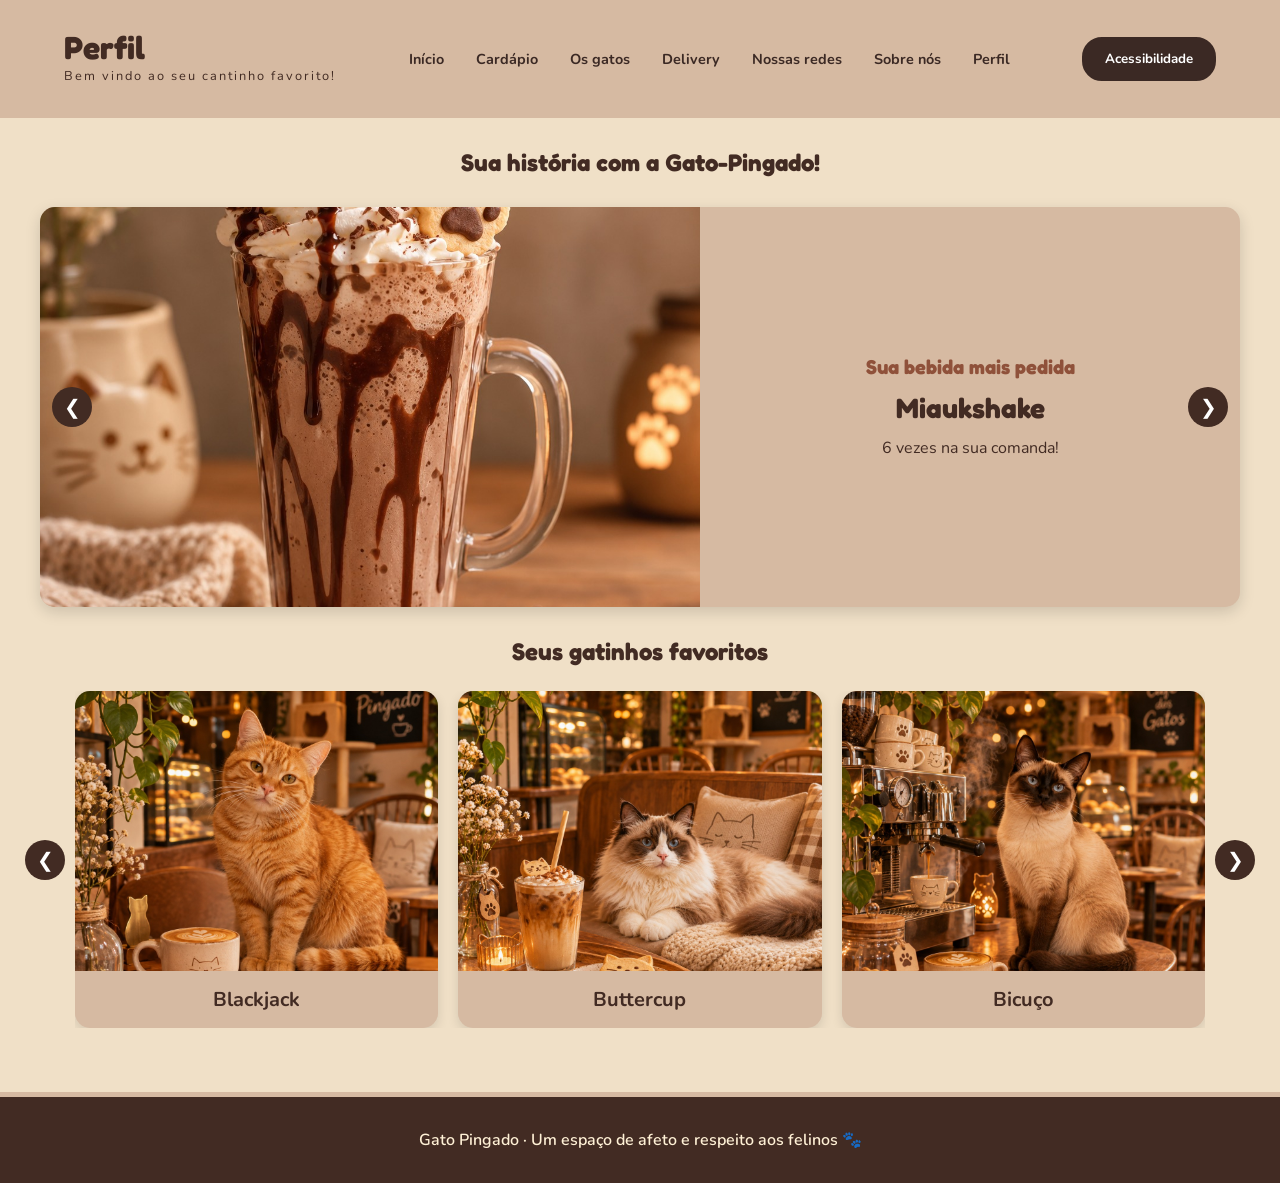
<file: perfil.html>
<!DOCTYPE html>
<html lang="pt-BR">
<head>
    <meta charset="UTF-8">
    <meta name="viewport" content="width=device-width, initial-scale=1.0">
    <title>Gato Pingado</title>
    <link rel="stylesheet" href="perfil.css">
    <link rel="stylesheet" href="acessibilidade.css">
</head>


<body id="pagina">
    <script src="acessibilidade.js" defer></script>

<header>
    <div class="logo">
        <h1>Perfil</h1>
        <span>Bem vindo ao seu cantinho favorito!</span>
    </div>

    <nav>
        
        <a href="index.html">Início</a>
        <a href="cardapio.html">Cardápio</a>
        <a href="gatos.html">Os gatos</a>
        <a href="delivery.html">Delivery</a>
        <a href="redes-sociais.html">Nossas redes</a>
        <a href="sobre-nos.html">Sobre nós</a>
        <a href="perfil.html">Perfil</a>
        
    </nav>

    <div class="acessibilidade-botao">

    <button
        type="button"
        id="abrir-acessibilidade"
        class="botao-acessibilidade"
        aria-expanded="false"
        aria-controls="painel-acessibilidade">

        Acessibilidade

    </button>

    <div class="painel-acessibilidade" id="painel-acessibilidade" hidden>

        <button type="button" id="diminuir-fonte">
            A-
        </button>

        <button type="button" id="aumentar-fonte">
            A+
        </button>

        <button type="button" id="alto-contraste" aria-pressed="false">
            Alto contraste
        </button>

    </div>

    
</header>

<main id="conteudo-principal">

    <h2 class="titulo-secao">Sua história com a Gato-Pingado!</h2>

    <section class="carrossel">

        <!-- BEBIDA MAIS PEDIDA -->
        <div class="slide ativo">
            <img src="imagens/Nova pasta/milkshake.jpg" alt="Miaukshake">

            <div class="info-slide">
                <h2>Sua bebida mais pedida</h2>
                <h3>Miaukshake</h3>
                <p>6 vezes na sua comanda!</p>
            </div>
        </div>

        <!-- ÚLTIMO PEDIDO -->
        <div class="slide">
            <img src="imagens/Nova pasta/macarrons.jpg" alt="Último pedido">

            <div class="info-slide">
                <h2>Seu último pedido</h2>
                <h3>Miaucaroons</h3>
                <p>Uma escolha deliciosa!</p>
            </div>
        </div>

        <!-- GATINHO FAVORITO -->
        <div class="slide">
            <img src="imagens/Nova pasta/gato.jpg" alt="Gatinho favorito">

            <div class="info-slide">
                <h2>Seu gatinho favorito</h2>
                <h3>Blackjack</h3>
                <p>Seu amigo especial no Gato Pingado!</p>
            </div>
        </div>

        <!-- Combo favorito -->
        <div class="slide">
            <img src="imagens/Nova pasta/combo.jpg" alt="Combo favorito">

            <div class="info-slide">
                <h2>Seu combo favorito</h2>
                <h3>Combo Gato-Pingado</h3>
                <p>Seu prato conforto no Gato Pingado!</p>
            </div>
        </div>


            <!-- SETA ESQUERDA -->
        <button type="button"
            class="anterior"
            aria-label="Imagem anterior">
            &#10094;
        </button>

            <!-- SETA DIREITA -->
        <button type="button"
            class="proximo"
            aria-label="Próxima imagem">
            &#10095;
        </button>

    </section>

   
<!-- CARROSSEL DOS GATINHOS FAVORITOS -->
<section class="seus-gatos">

    <h2 class="titulo-secao">
        Seus gatinhos favoritos
    </h2>

    <div class="carrossel-gatos">

        <!-- SETA ESQUERDA -->
        <button class="gato-anterior"
                type="button"
                aria-label="Gato anterior">
            &#10094;
        </button>

        <!-- ÁREA DOS GATOS -->
        <div class="gatos-favoritos">

            <div class="gato">
                <img src="imagens/Nova pasta/gato.jpg"
                     alt="Milkshake">
                <p>Blackjack</p>
            </div>

            <div class="gato">
                <img src="imagens/Nova pasta/gato2.jpg"
                     alt="Cookie">
                <p>Buttercup</p>
            </div>

            <div class="gato">
                <img src="imagens/Nova pasta/gato3.jpg"
                     alt="Choco">
                <p>Bicuço</p>
            </div>

                    <div class="gato">
                <img src="imagens/Nova pasta/gato4.jpg"
                     alt="Choco">
                <p>Nestha</p>
            </div>

                    <div class="gato">
                <img src="imagens/Nova pasta/gato5.jpg"
                     alt="Choco">
                <p>Aelin</p>
            </div>

                    <div class="gato">
                <img src="imagens/Nova pasta/gato6.jpg"
                     alt="Choco">
                <p>San</p>
            </div>

        </div>

        <!-- SETA DIREITA -->
        <button class="gato-proximo"
                type="button"
                aria-label="Próximo gato">
            &#10095;
        </button>

    </div>

</section>

</main>


<script src="carrossel.js" defer></script>



<!-- RODAPÉ -->
<footer class="site-footer">
    <p>Gato Pingado · Um espaço de afeto e respeito aos felinos 🐾</p>
</footer>
</body>
</html>
</file>
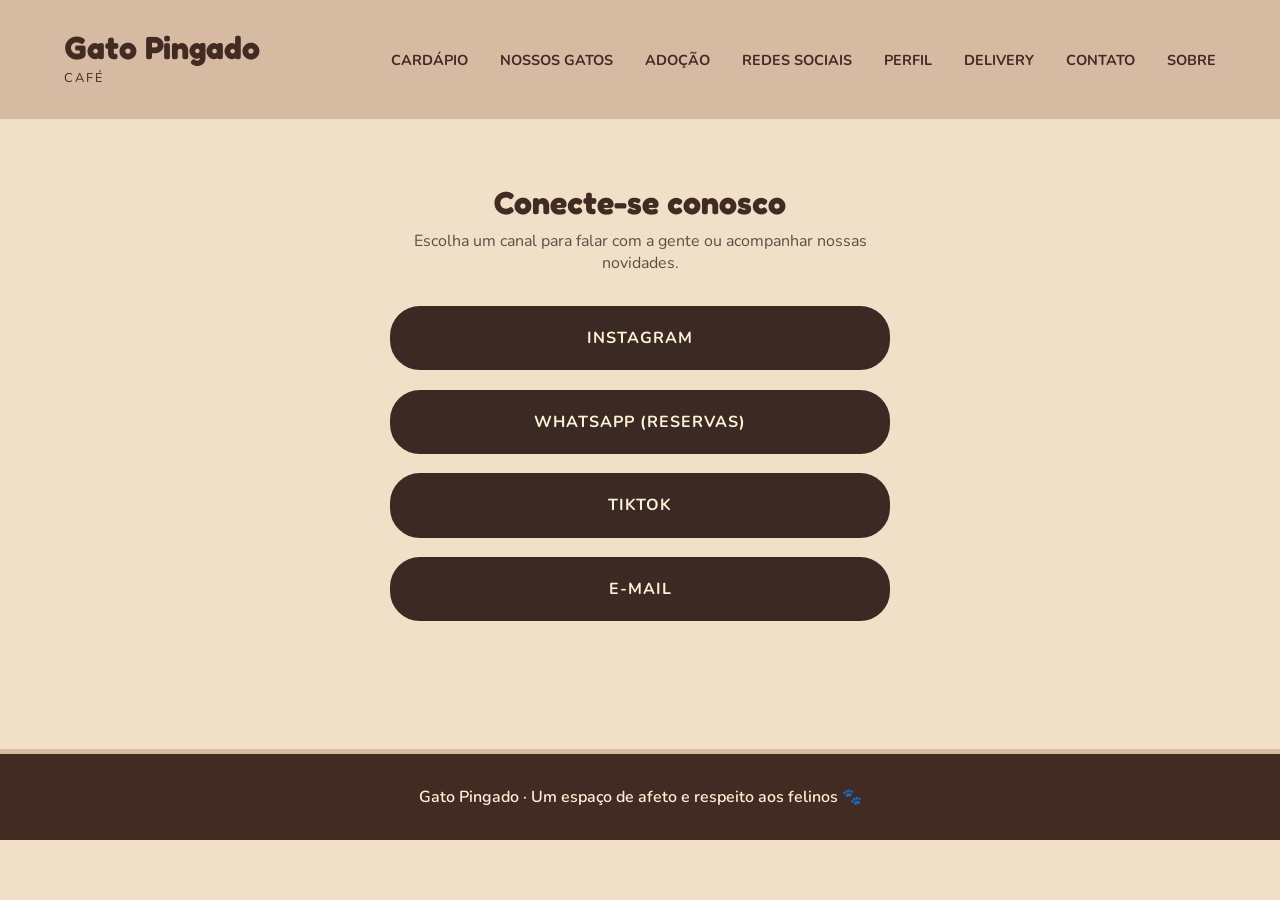
<file: redes-sociais.html>
<!DOCTYPE html>
<html lang="pt-BR">
<head>
    <meta charset="UTF-8">
    <meta name="viewport" content="width=device-width, initial-scale=1.0">
    <title>Redes Sociais | Gato Pingado</title>
    <link rel="stylesheet" href="redes-sociais.css">
    <link rel="stylesheet" href="style.css">
</head>
<body>
    <header>
        <div class="logo">
            <h1>Gato Pingado</h1>
            <span>CAFÉ</span>
        </div>
        <nav>
              <a href="cardapio.html">CARDÁPIO</a>
            <a href="gatos.html">NOSSOS GATOS </a>
            <a href="adoção.html">ADOÇÃO</a>
            <a href="redes-sociais.html">REDES SOCIAIS</a>
            <A HREF="perfil.html">PERFIL</A>
            <a href="delivery.html">DELIVERY</a>
            <a href="contato.html">CONTATO</a>
            <a href="sobre-nos.html">SOBRE</a>
        </nav>
    
    </header>
        </section>
    <main class="social-main">
        <section class="social-container">
            <div class="social-profile">
                <h2>Conecte-se conosco</h2>
                <p>Escolha um canal para falar com a gente ou acompanhar nossas novidades.</p>
            </div>

            <div class="social-links">
                <a href="https://instagram.com/gatopingado11" target="_blank" class="btn-social">INSTAGRAM</a>
                <a href="https://wa.me/seunumeroaqui" target="_blank" class="btn-social">WHATSAPP (RESERVAS)</a>
                <a href="https://tiktok.com/@gatopingado" target="_blank" class="btn-social">TIKTOK</a>
                <a href="mailto:contato@gatopingado.com" class="btn-social">E-MAIL</a>
            </div>
        </section>
    </main>
    
</body>
</html>
<footer class="site-footer">
    <p>Gato Pingado · Um espaço de afeto e respeito aos felinos 🐾</p>
</footer>
</body>
</html>
</file>
<file: perfil.css>
@import url('https://fonts.googleapis.com/css2?family=Fredoka:wght@400;600;700&family=Nunito:wght@400;600;700&display=swap');


/* Estilos gerais */
:root {
    --cor-caramel: #A87756;
    --cor-warmBeige: #D6BAA2;
    --cor-cream: #F0E0C7;
    --cor-espresso: #422B23;
    --cor-rust: #8F513A;
}


body {
    margin: 0;
    background: var(--cor-cream);
    color: var(--cor-espresso);
    font-family: 'Nunito', sans-serif;
}

h1, h2, h3, h4 {
    font-family: 'Fredoka', sans-serif;;
}

/* Cabeçalho */
header {

    display: flex;
    justify-content: space-between;
    align-items: center;
    padding: 2rem 5%;
    background-color: var(--cor-warmBeige);
}


.logo h1 {
    margin: 0;
    padding: 0;
    font-size: 2rem;
    line-height: 1;
}


.logo span {
    font-size: 0.8rem;
    letter-spacing: 2px;
}


nav {
    display: flex;
    gap: 2rem;
}


nav a {
    text-decoration: none;
    color: #3B2924;
    font-weight: 700;
    font-size: 0.9rem;
    transition: color 0.3s ease;
}


/* Efeito ao passar o mouse nos links do menu */
nav a:hover {
    color: var(--cor-rust);
}
/* ==========================================
   CONTEÚDO PRINCIPAL
========================================== */

#conteudo-principal {
    width: min(100% - 32px, 900px);
    margin: 30px auto;
}

/* =========================================
   RODAPÉ
========================================= */

.site-footer {
    background-color: var(--cor-espresso);
    color: #FFF1D6;
    text-align: center;
    padding: 2rem 5%;
    margin-top: 4rem;
    border-top: 5px solid var(--cor-warmBeige);
}

.site-footer p {
    margin: 0;
    font-weight: 600;
}



/* ==========================================
   RESPONSIVIDADE
========================================== */

@media (max-width: 600px) {
    #foto-perfil {
        top: 12px;
        right: 12px;

        width: 45px;
        height: 45px;
    }

 
@media (max-width: 600px) {
    .site-footer {
        padding: 2rem 1rem;
        font-size: 0.9rem;
    }
}
}




/* EVITA PROBLEMAS COM LARGURAS */
* {
    box-sizing: border-box;
}

/* CONTEÚDO PRINCIPAL */
#conteudo-principal {
    width: 100%;
    max-width: 1400px;
    margin: 30px auto;
    padding: 0 20px;
    box-sizing: border-box;
}

/* TÍTULO */
.titulo-secao {
    text-align: center;
    color: var(--cor-espresso);
    margin-bottom: 25px;
}

/* CARROSSEL */
.carrossel {
    position: relative;
    width: 100%;
    max-width: 1200px; /* Antes: 900px */

    margin: 30px auto;
    overflow: hidden;
    border-radius: 15px;

    background: var(--cor-warmBeige);
    box-shadow: 0 5px 15px rgba(0,0,0,0.15);
}

/* SLIDES */
.carrossel .slide {
    display: none;
    width: 100%;
}

.carrossel .slide.ativo {
    display: flex;
    flex-direction: row;
    align-items: stretch;
}

/* IMAGEM - 55% */
.carrossel .slide img {
    width: 55%;
    height: 400px;
    min-width: 0;
    object-fit: cover;
    flex-shrink: 0;
}

/* INFORMAÇÕES - 45% */
.carrossel .info-slide {
    width: 45%;
    min-width: 0;
    padding: 35px 65px;

    display: flex;
    flex-direction: column;
    justify-content: center;
    align-items: center;

    text-align: center;
}

.info-slide h2 {
    color: var(--cor-rust);
    font-size: 20px;
    margin: 0 0 12px;
}

.info-slide h3 {
    font-size: 28px;
    margin: 0 0 12px;
}

.info-slide p {
    font-size: 16px;
    margin: 0;
}

/* SETAS */
.carrossel .anterior,
.carrossel .proximo {
    position: absolute;
    top: 50%;
    transform: translateY(-50%);
    z-index: 5;

    width: 40px;
    height: 40px;

    background: var(--cor-espresso);
    color: white;
    border: none;
    border-radius: 50%;

    font-size: 20px;
    cursor: pointer;
}

.carrossel .anterior {
    left: 12px;
}

.carrossel .proximo {
    right: 12px;
}

/* RESPONSIVIDADE */
@media (max-width: 600px) {

    #conteudo-principal {
        padding: 0 12px;
    }

    .carrossel .slide.ativo {
        flex-direction: column;
    }

    .carrossel .slide img {
        width: 100%;
        height: 230px;
    }

    .carrossel .info-slide {
        width: 100%;
        min-height: 160px;
        padding: 25px 45px;
    }

    .carrossel .anterior,
    .carrossel .proximo {
        top: 115px;
        width: 35px;
        height: 35px;
    }
}

seus-gatos {
    width: 100%;
    max-width: 1100px;
    margin: 40px auto;
}

/* ÁREA DO CARROSSEL */
.carrossel-gatos {
    position: relative;
    width: 100%;
    padding: 0 55px;
}

/* CONTAINER DOS GATOS */
.gatos-favoritos {
    display: flex;
    gap: 20px;

    overflow-x: auto;
    scroll-behavior: smooth;
    scroll-snap-type: x mandatory;

    scrollbar-width: none;
}

/* ESCONDE BARRA DE ROLAGEM */
.gatos-favoritos::-webkit-scrollbar {
    display: none;
}

/* CARTÕES DOS GATOS */
.gato {
    flex: 0 0 calc((100% - 40px) / 3);
    min-width: 0;

    background: var(--cor-warmBeige);
    border-radius: 15px;
    overflow: hidden;

    text-align: center;
    scroll-snap-align: start;

    box-shadow: 0 4px 12px rgba(0,0,0,0.12);
}


/* IMAGENS DOS GATINHOS */
.gato img {
    display: block;
    width: 100%;
    height: 280px;

    object-fit: cover;

    /* Mostra uma parte mais alta da fotografia */
    object-position: center 25%;
}

/* NOME */
.gato p {
    margin: 0;
    padding: 15px;

    font-size: 20px;
    font-weight: bold;
    color: var(--cor-espresso);
}

/* SETAS */
.gato-anterior,
.gato-proximo {
    position: absolute;
    top: 50%;
    transform: translateY(-50%);
    z-index: 5;

    width: 40px;
    height: 40px;

    background: var(--cor-espresso);
    color: white;

    border: none;
    border-radius: 50%;

    font-size: 20px;
    cursor: pointer;
}

.gato-anterior {
    left: 5px;
}

.gato-proximo {
    right: 5px;
}

.gato-anterior:hover,
.gato-proximo:hover {
    background: var(--cor-rust);
}

/* TABLETS */
@media (max-width: 850px) {
    .gato {
        flex-basis: calc((100% - 20px) / 2);
    }
}

/* CELULARES */
@media (max-width: 600px) {
    .carrossel-gatos {
        padding: 0 42px;
    }

    .gato {
        flex-basis: 100%;
    }

    .gato img {
        height: 220px;
    }

    .gato-anterior,
    .gato-proximo {
        width: 32px;
        height: 32px;
    }

        header {
        flex-direction: column;
        padding: 1.5rem 5%;
        text-align: center;
    }

    .logo {
        margin-bottom: 1.5rem;
    }

    nav {
        flex-direction: column;
        gap: 1rem;
        margin-bottom: 1.5rem;
        width: 100%;
    }

    nav a {
        font-size: 1.1rem;
        padding: 0.5rem 0;
        border-bottom: 1px solid rgba(59, 41, 36, 0.1);
    }

    nav a:last-child {
        border-bottom: none;
    }

    .botao-acessibilidade {
        width: 100%;
        padding: 0.8rem;
    }
}
</file>
<file: acessibilidade.css>
/* =====================================
   MENU DE ACESSIBILIDADE
===================================== */

.acessibilidade-botao {
    position: relative;
    display: flex;
    align-items: center;
}

/* BOTÃO PRINCIPAL */

.botao-acessibilidade {
    background-color: #3B2924;
    color: #FFFFFF;
    border: 2px solid #3B2924;
    border-radius: 20px;
    padding: 0.7rem 1.3rem;
    font-family: 'Nunito', sans-serif;
    font-weight: bold;
    cursor: pointer;
    transition: background-color 0.3s ease;
}

.botao-acessibilidade:hover {
    background-color: #8F513A;
    color: #FFFFFF;
    border-color: #8F513A;
}

/* PAINEL DE OPÇÕES */

.painel-acessibilidade {
    position: absolute;
    top: calc(100% + 10px);
    right: 0;
    z-index: 1000;

    display: grid;
    grid-template-columns: 1fr 1fr;
    gap: 0.6rem;

    min-width: 190px;
    padding: 1rem;

    background-color: #FFF1D6;
    border: 2px solid #8F513A;
    border-radius: 12px;

    box-shadow: 0 4px 12px rgba(0, 0, 0, 0.15);
}

/* ESCONDER O PAINEL QUANDO FECHADO */

.painel-acessibilidade[hidden] {
    display: none;
}

/* BOTÕES INTERNOS */

.painel-acessibilidade button {
    background-color: #E6C9A8;
    color: #3B2924;
    border: 1px solid #8F513A;
    border-radius: 8px;
    padding: 0.7rem;
    font-family: 'Nunito', sans-serif;
    font-weight: bold;
    cursor: pointer;
}

/* BOTÃO DE ALTO CONTRASTE OCUPA A LINHA INTEIRA */

#alto-contraste {
    grid-column: 1 / -1;
}

.painel-acessibilidade button:hover {
    background-color: #A87756;
    color: #FFFFFF;
}


/* DESTAQUE DE FOCO */
a:focus-visible,
button:focus-visible,
input:focus-visible,
select:focus-visible,
textarea:focus-visible {
    outline: 3px solid #145A75;
    outline-offset: 4px;
}

/* ALTO CONTRASTE */
body.alto-contraste {
    background: #000;
    color: #fff;
}

body.alto-contraste .grid-item {
    background: var(--cor-espresso);
    color: #fff;
}

body.alto-contraste .acessibilidade-botao {
    background: #000;
}

body.alto-contraste .acessibilidade-botao button {
    background: #ffeb3b;
    color: #000;
    border: 2px solid #fff;
}

body.alto-contraste a {
    color: #ffeb3b;
}

body.alto-contraste h1,
body.alto-contraste h2,
body.alto-contraste h3,
body.alto-contraste p,
body.alto-contraste label,
body.alto-contraste span {
    color: #fff;
}


body.alto-contraste .formulario-adocao input,
body.alto-contraste .formulario-adocao select,
body.alto-contraste .formulario-adocao textarea,
body.alto-contraste .etapas,
body.alto-contraste .contato,
body.alto-contraste .modal-conteudo,
body.alto-contraste .formulario-adocao form,
body.alto-contraste .doacao-card,
body.alto-contraste .grid-item,
body.alto-contraste .etapa, 
body.alto-contraste .como-adotar,
body.alto-contraste .cabecalho,
body.alto-contraste header{ 
    background: var(--cor-espresso);
}
body.alto-contraste .fechar{
    background-color: var(--cor-cream);
}




/* barrinha linda */
/* Chrome, Edge, Safari and Opera */
*::-webkit-scrollbar {
  width: 18px;
  height: 12px;
}

*::-webkit-scrollbar-track {
  background-color: #fffbf0;
}

*::-webkit-scrollbar-thumb {
  background-color: #8f513a;
  border-radius: 30px;
  min-height: 80px;
  min-width: 80px;

}
*::-webkit-scrollbar-thumb:hover { background-color: #422b23; }
*::-webkit-scrollbar-thumb:active { background-color: #92400e; }


/* Firefox: apenas uma cor para o polegar e o trilho e uma palavra-chave de largura.
 Mantido dentro de @supports, porque o Chrome e o Edge 121+ ignoram todas as regras acima assim que scrollbar-color é definido. */
@supports not selector(::-webkit-scrollbar) {
  * {
    scrollbar-width: auto;
    scrollbar-color: #8f513a #fffbf0;
    }
}


@media (max-width: 768px) {
    .painel-acessibilidade {
        right: 50%;
        transform: translateX(50%);
    }
}
</file>
<file: redes-sociais.css>
.social-main {
    padding: 4rem 5%;
    display: flex;
    justify-content: center;
    min-height: 60vh;
}

.social-container {
    max-width: 500px;
    width: 100%;
    text-align: center;
}

.profile-img {
    width: 120px;
    height: 120px;
    border-radius: 50%;
    margin: 0 auto 1.5rem;
    border: 4px solid #E6C9A8;
    object-fit: cover;
}

.social-profile h2 {
    font-size: 2rem;
    margin-bottom: 0.5rem;
}

.social-profile p {
    margin-bottom: 2rem;
    color: #3B2924;
    opacity: 0.8;
}

.social-links {
    display: flex;
    flex-direction: column;
    gap: 1.2rem;
}

.btn-social {
    background-color: #3B2924;
    color: #FFF1D6;
    text-decoration: none;
    padding: 1.2rem;
    border-radius: 30px;
    font-weight: 700;
    letter-spacing: 1px;
    transition: all 0.3s ease;
    border: 2px solid #3B2924;
}

.btn-social:hover {
    background-color: #A6533C;
    border-color: #A6533C;
    transform: translateY(-3px);
    box-shadow: 0 5px 15px rgba(166, 83, 60, 0.3);
}
.site-footer {
    background-color: #3B2924;
    color: #FFF1D6;
    text-align: center;
    padding: 2rem 5%;
    margin-top: 4rem;
    border-top: 5px solid #E6C9A8;
}

.site-footer p {
    margin: 0;
    font-weight: 600;
}

/* RESPONSIVIDADE DO RODAPÉ */

@media (max-width: 600px) {
    .site-footer {
        padding: 2rem 1rem;
        font-size: 0.9rem;
    }
}
</file>
<file: style.css>
@import url('https://fonts.googleapis.com/css2?family=Fredoka:wght@400;600;700&family=Nunito:wght@400;600;700&display=swap');

:root {
    --cor-caramel: #A87756;
    --cor-warmBeige: #D6BAA2;
    --cor-cream: #F0E0C7;
    --cor-espresso: #422B23;
    --cor-rust: #8F513A;
}

* {
    margin: 0;
    padding: 0;
    box-sizing: border-box;
}

html {
    width: 100%;
    scroll-behavior: smooth;
}

body {
    width: 100%;
    min-width: 0;
    background: var(--cor-cream);
    color: var(--cor-espresso);
    font-family: 'Nunito', sans-serif;
}

h1, h2, h3, h4 {
    font-family: 'Fredoka', sans-serif;
}

img {
    display: block;
    max-width: 100%;
    height: auto;
    border-radius: 15px;
}

header {
    display: flex;
    justify-content: space-between;
    align-items: center;
    gap: 2rem;
    padding: 2rem 5%;
    background: var(--cor-warmBeige);
}

.logo {
    flex-shrink: 0;
}

.logo h1 {
    font-size: 2rem;
    line-height: 1;
}

.logo span {
    display: block;
    margin-top: 5px;
    font-size: 0.8rem;
    letter-spacing: 2px;
}

header nav {
    display: flex;
    justify-content: center;
    align-items: center;
    flex-wrap: wrap;
    gap: 2rem;
    min-width: 0;
}

header nav a {
    text-decoration: none;
    color: var(--cor-espresso);
    font-weight: 700;
    font-size: 0.9rem;
    white-space: nowrap;
    transition: color 0.3s ease;
}

header nav a:hover {
    color: var(--cor-rust);
}

.support-btn {
    background: var(--cor-espresso);
    color: var(--cor-cream);
    border: none;
    padding: 0.8rem 1.5rem;
    border-radius: 25px;
    font-weight: 700;
    white-space: nowrap;
    cursor: pointer;
    transition: all 0.3s ease;
}

.support-btn:hover {
    background: var(--cor-rust);
    transform: scale(1.05);
}

.hero {
    display: flex;
    align-items: center;
    justify-content: space-between;
    gap: 3rem;
    width: 100%;
    padding: 4rem 5%;
}

.hero-content {
    flex: 1;
    min-width: 0;
}

.hero-content h2 {
    font-size: clamp(2rem, 4vw, 3.5rem);
    line-height: 1.1;
    margin-bottom: 1.5rem;
    overflow-wrap: break-word;
}

.hero-content p {
    font-size: 1rem;
    max-width: 400px;
    line-height: 1.6;
    margin-bottom: 2rem;
}

.hero-buttons {
    display: flex;
    flex-wrap: wrap;
    gap: 1rem;
}

.btn-dark {
    background: var(--cor-espresso);
    color: var(--cor-cream);
    border: none;
    padding: 0.8rem 1.5rem;
    border-radius: 25px;
    font-weight: 700;
    cursor: pointer;
    transition: all 0.3s ease;
}

.btn-dark:hover {
    background: var(--cor-rust);
    transform: translateY(-3px);
}

.btn-outline {
    background: transparent;
    color: var(--cor-espresso);
    border: 2px solid var(--cor-espresso);
    padding: 0.8rem 1.5rem;
    border-radius: 25px;
    font-weight: 700;
    cursor: pointer;
    transition: all 0.3s ease;
}

.btn-outline:hover {
    background: var(--cor-espresso);
    color: var(--cor-cream);
    transform: translateY(-3px);
}

.hero-image {
    flex: 1;
    min-width: 0;
    text-align: center;
}

.hero-image img {
    width: 100%;
    max-width: 520px;
    height: auto;
    object-fit: contain;
    margin: 0 auto;
}

.placeholder-art {
    font-size: clamp(4rem, 12vw, 12rem);
}

.popular-menu {
    display: flex;
    justify-content: space-between;
    align-items: center;
    gap: 2rem;
    width: 90%;
    margin: 2rem auto;
    padding: 3rem;
    background: var(--cor-rust);
    color: #FFF1D6;
    border-radius: 30px;
}

.menu-intro {
    flex: 0 0 180px;
    min-width: 0;
}

.menu-intro h3 {
    color: var(--cor-cream);
    font-size: 2rem;
    margin-bottom: 1rem;
}

.menu-intro p {
    max-width: 200px;
    margin-bottom: 2rem;
    line-height: 1.5;
}

.btn-outline-light {
    display: inline-block;
    background: transparent;
    color: var(--cor-cream);
    border: 2px solid var(--cor-cream);
    padding: 0.7rem 1.5rem;
    border-radius: 25px;
    font-weight: 700;
    text-decoration: none;
    cursor: pointer;
    transition: all 0.3s ease;
}

.btn-outline-light:hover {
    background: var(--cor-cream);
    color: var(--cor-rust);
}

.menu-items {
    display: grid;
    grid-template-columns: repeat(4, minmax(0, 1fr));
    gap: 1rem;
    flex: 1;
    min-width: 0;
}

.card {
    width: 100%;
    min-width: 0;
    padding: 1.2rem;
    background: var(--cor-warmBeige);
    border-radius: 20px;
    text-align: center;
    color: var(--cor-espresso);
    cursor: pointer;
    transition: all 0.3s ease;
}

.card:hover {
    transform: translateY(-6px);
    box-shadow: 0 10px 20px rgba(59, 41, 36, 0.3);
    background: var(--cor-cream);
}

.card img {
    width: 100%;
    height: 130px;
    object-fit: cover;
    border-radius: 12px;
}

.card-img {
    font-size: 4rem;
    margin-bottom: 1rem;
    transition: transform 0.3s ease;
}

.card:hover .card-img {
    transform: scale(1.05);
}

.card h4 {
    font-size: 1rem;
    margin: 0.8rem 0 0.5rem;
    color: var(--cor-espresso);
    overflow-wrap: anywhere;
}

.card span {
    font-size: 0.9rem;
}

.promo {
    display: flex;
    align-items: center;
    justify-content: center;
    flex-wrap: wrap;
    gap: 2rem;
    padding: 4rem 5%;
}

.promo-text {
    min-width: 0;
}

.promo-icon {
    font-size: 5rem;
    flex-shrink: 0;
}

.promo-text h2 {
    font-size: 2.5rem;
    color: #A6533C;
    line-height: 1.1;
}

.promo-text span {
    color: var(--cor-espresso);
}

.promo-desc {
    min-width: 0;
}

.promo-desc p {
    font-weight: 600;
    margin-bottom: 1rem;
    max-width: 250px;
    line-height: 1.6;
}

.promo-images {
    display: flex;
    justify-content: center;
    align-items: center;
    flex-wrap: wrap;
    gap: 1rem;
    font-size: 5rem;
    max-width: 100%;
}

.promo-images img {
    width: 130px;
    height: 130px;
    object-fit: contain;
}

.promo.promo-dark {
    display: flex;
    justify-content: center;
    align-items: center;
    flex-direction: row;
    flex-wrap: wrap;
    gap: 2rem;
    width: 90%;
    margin: 1rem auto 2rem;
    padding: 3rem;
    background: #62230F;
    color: #FFF1D6;
    border-radius: 30px;
}

.promo-dark .promo-text h2 {
    color: #FFF1D6;
}

.promo-dark .promo-text span {
    color: #E89B85;
}

.promo-dark .promo-desc p {
    color: #E6C9A8;
}

.menu {
    background: #3B2924;
    color: #FFF1D6;
    padding: 4rem 5%;
    border-radius: 30px 30px 0 0;
    margin-top: 2rem;
}

header .menu {
    display: flex;
    justify-content: center;
    align-items: center;
    flex-wrap: wrap;
    gap: 2rem;
    padding: 0;
    margin: 0;
    background: transparent;
    border-radius: 0;
}

header .menu a {
    color: var(--cor-espresso);
}

header .menu a:hover {
    color: var(--cor-rust);
}

.footer-logo h2 {
    color: #FFF1D6;
    margin-bottom: 2rem;
    font-size: 1.5rem;
}

.footer-content {
    display: flex;
    justify-content: space-between;
    align-items: center;
    flex-wrap: wrap;
    gap: 2rem;
}

.footer-text {
    min-width: 0;
}

.footer-text h2 {
    color: #FFF1D6;
    font-size: 3rem;
    margin-bottom: 1rem;
    line-height: 1.2;
}

.footer-text .highlight {
    color: #C58B5A;
}

.footer-text p {
    margin-bottom: 2rem;
    max-width: 400px;
    color: #E6C9A8;
}

.btn-orange {
    display: inline-block;
    background: #A6533C;
    color: #FFF1D6;
    border: none;
    padding: 0.8rem 1.5rem;
    border-radius: 25px;
    font-weight: 700;
    text-decoration: none;
    cursor: pointer;
    transition: all 0.3s ease;
}

.btn-orange:hover {
    background: #C58B5A;
    transform: translateY(-3px);
}

.site-footer {
    background: var(--cor-espresso);
    color: #FFF1D6;
    text-align: center;
    padding: 2rem 5%;
    margin-top: 4rem;
    border-top: 5px solid var(--cor-warmBeige);
}

.site-footer p {
    margin: 0;
    font-weight: 600;
}

@media (max-width: 1100px) {

    header {
        flex-wrap: wrap;
        justify-content: center;
        gap: 1.5rem;
        padding: 1.5rem 4%;
    }

    .logo {
        text-align: center;
    }

    header nav,
    header .menu {
        flex: 1 1 100%;
        gap: 1rem;
    }

    .hero {
        gap: 2rem;
        padding: 3rem 4%;
    }

    .hero-content h2 {
        font-size: 2.8rem;
    }

    .popular-menu {
        flex-direction: column;
        align-items: center;
        padding: 2rem;
    }

    .menu-intro {
        flex: none;
        width: 100%;
        text-align: center;
    }

    .menu-intro p {
        max-width: 450px;
        margin: 0 auto 1.5rem;
    }

    .menu-items {
        width: 100%;
        flex: none;
    }

    .promo {
        gap: 1.5rem;
        padding: 3rem 4%;
    }
}

@media (max-width: 768px) {

    header {
        flex-direction: column;
        padding: 1.5rem 5%;
        gap: 1rem;
        text-align: center;
    }

    .logo {
        width: 100%;
    }

    .logo h1 {
        font-size: 2rem;
    }

    header nav,
    header .menu {
        flex: none;
        width: 100%;
        display: flex;
        flex-direction: row;
        flex-wrap: wrap;
        justify-content: center;
        gap: 0.75rem 1.2rem;
        margin: 0;
    }

    header nav a {
        font-size: 0.9rem;
        padding: 0.4rem 0;
        border: none;
    }

    .support-btn {
        width: auto;
        max-width: 100%;
        padding: 0.8rem 1.5rem;
    }

    .hero {
        flex-direction: column;
        text-align: center;
        padding: 2.5rem 5%;
        gap: 2rem;
    }

    .hero-content {
        width: 100%;
        flex: none;
    }

    .hero-content h2 {
        font-size: clamp(2rem, 6vw, 2.8rem);
    }

    .hero-content p {
        max-width: 600px;
        margin: 0 auto 2rem;
    }

    .hero-buttons {
        justify-content: center;
        flex-wrap: wrap;
    }

    .hero-image {
        width: 100%;
        flex: none;
    }

    .hero-image img {
        max-width: 400px;
    }

    .placeholder-art {
        font-size: 7rem;
    }

    .popular-menu {
        width: 90%;
        margin: 2rem auto;
        padding: 2rem;
        flex-direction: column;
        text-align: center;
        gap: 1.5rem;
    }

    .menu-intro {
        width: 100%;
    }

    .menu-items {
        display: grid;
        grid-template-columns: repeat(2, minmax(0, 1fr));
        width: 100%;
        gap: 1rem;
    }

    .card {
        width: 100%;
        min-width: 0;
    }

    .card img {
        height: 150px;
    }

    .promo,
    .promo.promo-dark {
        flex-direction: column;
        align-items: center;
        text-align: center;
        width: 90%;
        margin: 1.5rem auto;
        padding: 2rem;
        gap: 1.5rem;
    }

    .promo-text,
    .promo-desc {
        width: 100%;
        text-align: center;
    }

    .promo-text h2 {
        font-size: 2rem;
    }

    .promo-desc p {
        max-width: 500px;
        margin: 0 auto 1rem;
    }

    .promo-images {
        width: 100%;
        justify-content: center;
        font-size: 3.5rem;
    }

    .promo-images img {
        width: 110px;
        height: 110px;
    }

    .promo-icon {
        font-size: 3.5rem;
    }

    .footer-content {
        flex-direction: column;
        text-align: center;
        gap: 2rem;
    }

    .footer-text h2 {
        font-size: 2.3rem;
    }

    .footer-text p {
        max-width: 500px;
        margin: 0 auto 2rem;
    }
}

@media (max-width: 480px) {

    header {
        padding: 1.2rem 4%;
    }

    .logo h1 {
        font-size: 1.8rem;
    }

    .logo span {
        font-size: 0.7rem;
        letter-spacing: 1px;
    }

    header nav,
    header .menu {
        gap: 0.5rem 0.9rem;
    }

    header nav a {
        font-size: 0.8rem;
    }

    .support-btn {
        width: 100%;
        max-width: 260px;
    }

    .hero {
        padding: 2rem 5%;
        gap: 1.5rem;
    }

    .hero-content h2 {
        font-size: clamp(1.8rem, 8vw, 2.5rem);
        line-height: 1.15;
    }

    .hero-content p {
        font-size: 0.95rem;
        line-height: 1.5;
    }

    .hero-buttons {
        flex-direction: column;
        align-items: center;
        width: 100%;
    }

    .btn-dark,
    .btn-outline {
        width: 100%;
        max-width: 300px;
    }

    .hero-image img {
        max-width: 280px;
    }

    .placeholder-art {
        font-size: 5rem;
    }

    .popular-menu {
        width: 92%;
        margin: 1.5rem auto;
        padding: 1.5rem 1rem;
        border-radius: 20px;
        gap: 1.5rem;
    }

    .menu-intro h3 {
        font-size: 1.7rem;
    }

    .menu-intro p {
        max-width: 100%;
        margin: 0 auto 1.5rem;
    }

    .menu-items {
        display: grid;
        grid-template-columns: repeat(2, minmax(0, 1fr));
        width: 100%;
        gap: 10px;
    }

    .card {
        width: 100%;
        min-width: 0;
        max-width: none;
        padding: 12px 8px;
        border-radius: 15px;
    }

    .card img {
        width: 100%;
        height: 110px;
        object-fit: cover;
    }

    .card h4 {
        font-size: 0.85rem;
        overflow-wrap: anywhere;
    }

    .card span {
        font-size: 0.8rem;
    }

    .card-img {
        font-size: 2.5rem;
        margin-bottom: 0.6rem;
    }

    .promo,
    .promo.promo-dark {
        width: 92%;
        margin: 1rem auto;
        padding: 1.5rem;
        border-radius: 20px;
        gap: 1.2rem;
    }

    .promo-text h2 {
        font-size: 1.8rem;
    }

    .promo-desc p {
        max-width: 100%;
        font-size: 0.95rem;
    }

    .promo-images {
        gap: 12px;
        font-size: 2.5rem;
    }

    .promo-images img {
        width: 90px;
        height: 90px;
    }

    .promo-icon {
        font-size: 2.5rem;
    }

    .footer-text h2 {
        font-size: 1.8rem;
    }

    .site-footer {
        padding: 1.5rem 1rem;
        font-size: 0.85rem;
    }
}
</file>
